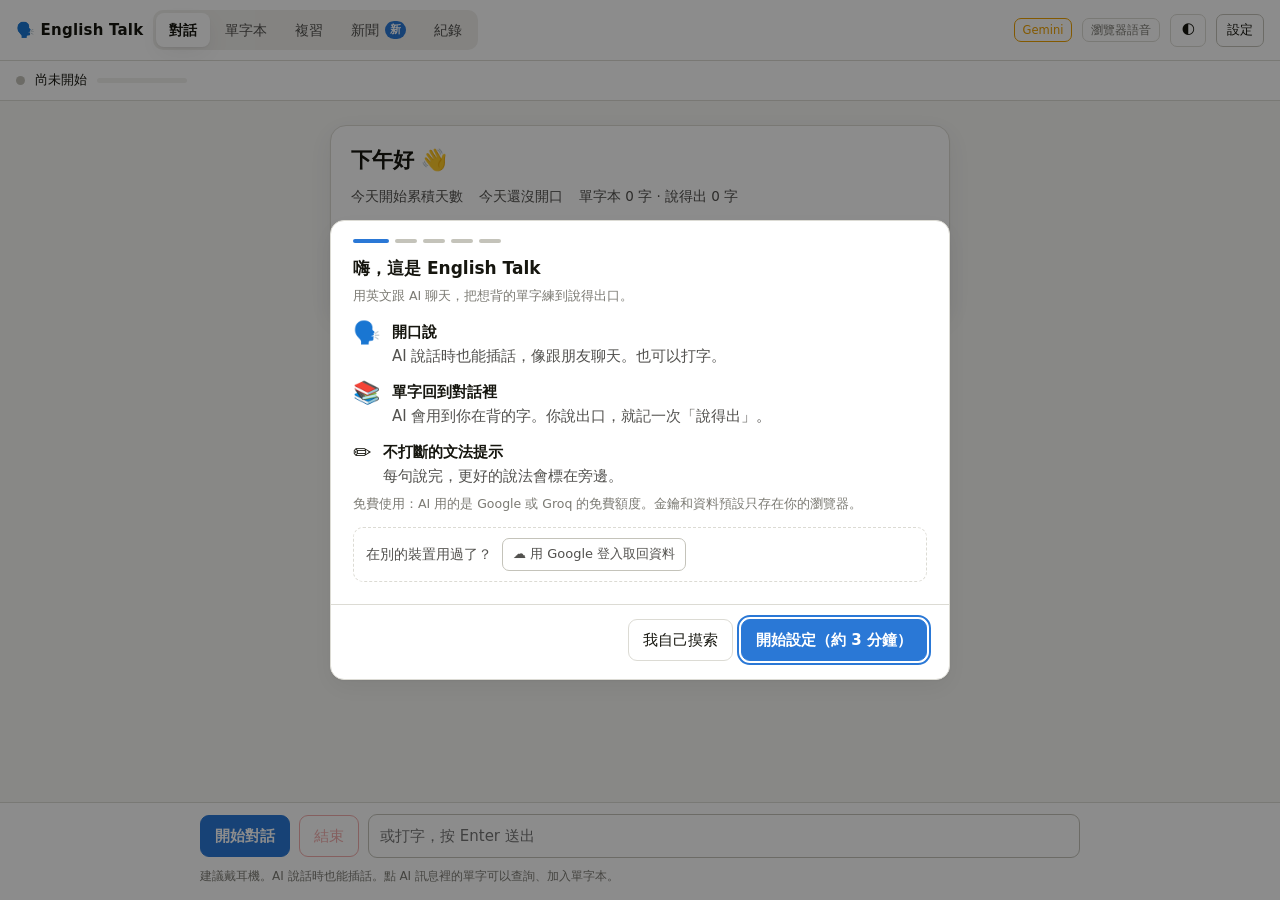
<file: docs/index.html>
<!DOCTYPE html>
<html lang="zh-Hant">
<head>
<meta charset="utf-8">
<meta name="viewport" content="width=device-width, initial-scale=1, viewport-fit=cover">
<meta name="description" content="開口跟 AI 練英文會話，AI 說話時也能插話。內建單字本和間隔複習。">
<meta name="theme-color" content="#2a78d6">
<title>English Talk — 雙工英文對話練習</title>
<link rel="icon" type="image/png" href="icons/favicon-64.png">
<link rel="apple-touch-icon" href="icons/apple-touch-icon.png">
<link rel="manifest" href="manifest.webmanifest">
<meta name="apple-mobile-web-app-capable" content="yes">
<meta name="apple-mobile-web-app-status-bar-style" content="default">
<meta name="apple-mobile-web-app-title" content="English Talk">
<link rel="stylesheet" href="styles.css">
</head>
<body>

<header>
  <span class="brand">🗣️ English Talk</span>
  <nav class="tabs" role="tablist">
    <button role="tab" data-tab="chat" aria-selected="true">對話</button>
    <button role="tab" data-tab="vocab" aria-selected="false">單字本 <span class="pill zero" id="pillVocab">0</span></button>
    <button role="tab" data-tab="review" aria-selected="false">複習 <span class="pill zero" id="pillDue">0</span></button>
    <button role="tab" data-tab="news" aria-selected="false">新聞 <span class="pill" id="pillNews" hidden>新</span></button>
    <button role="tab" data-tab="stats" aria-selected="false">紀錄</button>
  </nav>
  <div class="spacer"></div>
  <span class="badge" id="badgeEngine">—</span>
  <span class="badge" id="badgeTTS">—</span>
  <button class="badge sync-badge" id="badgeSync" type="button" hidden title="雲端同步">☁︎</button>
  <button class="btn sm" id="btnInstall" hidden title="安裝成 App">📲 安裝</button>
  <button class="btn sm ghost" id="btnTheme" title="切換深淺色">🌓</button>
  <button class="btn sm" id="btnSettings">設定</button>
</header>

<main>

  <!-- ============================ 對話 ============================ -->
  <section class="page active" id="page-chat">
    <div id="statusbar">
      <div id="dot"></div>
      <span id="statusText">尚未開始</span>
      <div id="meter"><div id="meterFill"></div></div>
      <div class="spacer"></div>
      <span class="muted" id="turnInfo"></span>
    </div>

    <div id="chat"><div id="chatInner"></div></div>

    <footer>
      <div class="footer-inner">
        <button class="btn primary" id="btnStart">開始對話</button>
        <button class="btn danger" id="btnStop" disabled>結束</button>
        <input type="text" id="textInput" placeholder="或打字，按 Enter 送出" autocomplete="off">
        <div id="hint">建議戴耳機。AI 說話時也能插話。點 AI 訊息裡的單字可以查詢、加入單字本。</div>
      </div>
    </footer>
  </section>

  <!-- ============================ 每日新聞 ============================ -->
  <section class="page" id="page-news">
    <div class="scroll"><div class="wrap">
      <div id="newsRoot"></div>
    </div></div>
  </section>

  <!-- ============================ 單字本 ============================ -->
  <section class="page" id="page-vocab">
    <div class="scroll"><div class="wrap">
      <h2 class="title">單字本</h2>
      <p class="lede">在對話裡點英文字就會加進來。到期的字會出現在複習，AI 也會在對話中用到。</p>
      <p class="note sk-legend">👀 認得・💭 想得起・✍️ 拼得出 三項都答對過，且複習間隔達 21 天，就是 <b>OK</b>。之後答錯會退回，以紅框標示。🗣️ 說得出另外加分。</p>

      <!-- 動作：常用的兩個直接放，其他收進「更多」 -->
      <div class="vocab-actions">
        <button class="btn primary" id="btnAddOne">＋ 新增單字</button>
        <button class="btn" id="btnPacks">📦 單字包</button>
        <button class="btn ghost vmore-btn" id="btnVocabMore" aria-haspopup="menu" title="更多">⋯<span class="dot" id="vocabMoreDot" hidden></span></button>
      </div>

      <div id="vocabCounts" class="tiles compact"></div>

      <!-- 篩選：搜尋一列，標籤與排序並排 -->
      <div class="vocab-filter">
        <input type="search" id="vocabSearch" placeholder="搜尋單字或中文意思…">
        <select id="vocabTag" aria-label="標籤"><option value="">所有標籤</option></select>
        <select id="vocabSort" aria-label="排序">
          <option value="due">依到期日</option>
          <option value="new">最新加入</option>
          <option value="az">字母順序</option>
          <option value="spoken">最常說出</option>
          <option value="unspoken">還沒說出口</option>
        </select>
      </div>

      <div id="vocabList" class="vlist"></div>
    </div></div>
  </section>

  <!-- ============================ 複習 ============================ -->
  <section class="page" id="page-review">
    <div class="scroll"><div class="wrap">
      <h2 class="title">複習</h2>
      <p class="lede">記得越牢，下次越晚出現。答錯的字今天會再考一次。</p>

      <div class="review-controls">
        <label class="field" style="margin-top:0">複習方式</label>
        <div class="mode-grid" id="reviewMode" role="radiogroup" aria-label="複習方式"></div>
        <p class="note" id="reviewModeNote" style="margin:8px 0 0"></p>
        <div class="row" style="margin-top:4px">
          <div class="grow">
            <label class="field" for="reviewTag">複習範圍</label>
            <select id="reviewTag"><option value="">全部單字</option></select>
          </div>
          <button class="btn primary" id="btnStartReview">開始複習</button>
        </div>
      </div>
      <div style="height:18px"></div>

      <div id="reviewStage" class="review-stage"></div>
    </div></div>
  </section>

  <!-- ============================ 紀錄 ============================ -->
  <section class="page" id="page-stats">
    <div class="scroll"><div class="wrap">
      <h2 class="title">練習紀錄</h2>
      <p class="lede" id="statsLede">資料都存在這台裝置的瀏覽器裡，不會上傳。</p>

      <!-- 紀錄頁分成四個小分頁；每張卡片用 data-sec 標出屬於哪一頁 -->
      <div class="subtabs" role="tablist" id="statsTabs">
        <button type="button" role="tab" data-sec="overview">總覽</button>
        <button type="button" role="tab" data-sec="vocab">單字</button>
        <button type="button" role="tab" data-sec="speak">口說</button>
        <button type="button" role="tab" data-sec="data">資料</button>
      </div>

      <div id="statTiles" class="tiles" data-sec="overview"></div>

      <div id="insights"></div>

      <div class="card" data-sec="overview" id="newsStatsCard" hidden>
        <h3>📰 每日新聞</h3>
        <div id="newsStatsBody"></div>
      </div>

      <div class="card" data-sec="overview">
        <h3>練習熱力圖</h3>
        <div id="heatmap"></div>
      </div>

      <div class="card" data-sec="speak">
        <h3>對話紀錄</h3>
        <div id="sessionList"></div>
      </div>

      <!-- 雲端同步：網站有設定 Firebase 才會出現 -->
      <div class="card" id="syncCard" data-sec="data" hidden>
        <h3>☁️ 雲端同步</h3>
        <div id="syncBox"></div>
      </div>

      <div class="card" data-sec="data">
        <h3>備份</h3>
        <p class="note" style="margin-top:0">備份檔包含單字本、對話紀錄和統計，<strong>不含 API 金鑰</strong>。換電腦時匯入就能接著用。</p>
        <div id="storageInfo" class="storage-info"></div>
        <div class="row" style="margin-top:12px">
          <button class="btn" id="btnExportAll">匯出備份</button>
          <button class="btn" id="btnImportAll">匯入備份</button>
          <div class="spacer"></div>
          <button class="btn danger" id="btnWipe">清除所有資料</button>
        </div>
        <input type="file" id="importFile" accept="application/json,.json" hidden>
      </div>

      <div class="card" data-sec="data">
        <h3>AI 用量</h3>
        <div id="aiUsage"></div>
      </div>

      <div class="card" data-sec="data">
        <h3>每日明細</h3>
        <p class="dv-sub">最近 14 天有練習的日子。</p>
        <div class="table-scroll" id="dailyTable"></div>
      </div>
    </div></div>
  </section>

</main>

<!-- ============================ 單字彈窗 ============================ -->
<div id="wordPop" hidden></div>

<!-- ============================ 設定 ============================ -->
<dialog class="modal" id="dlgSettings">
  <div class="m-head">
    <h2>設定</h2>
    <p class="note" style="margin-bottom:0">
      金鑰只存在你的瀏覽器。本站沒有伺服器，不會收到金鑰。開啟雲端同步的「API 金鑰同步」後，金鑰會先用你的同步密碼加密再上傳，網站管理者也無法解開。
    </p>
  </div>
  <div class="m-body">

    <label class="field" for="cfgProvider">對話模型供應商</label>
    <select id="cfgProvider">
      <option value="gemini">Google Gemini（推薦，免費額度大、連線穩）</option>
      <option value="groq">Groq（回應最快，少數瀏覽器會擋）</option>
    </select>
    <div class="row" style="margin-top:8px;align-items:center">
      <button class="btn sm" id="btnTestKey" type="button">🔌 測試連線</button>
      <span class="note" id="testKeyNote" style="margin:0"></span>
    </div>

    <label class="field" style="display:flex;align-items:center;gap:9px;cursor:pointer;margin-top:12px">
      <input type="checkbox" id="cfgFallback" style="width:auto">
      主要 AI 出錯時改用備援，對話不中斷
    </label>
    <div class="note" id="fallbackChain" style="margin-left:26px"></div>

    <div id="grpGemini">
      <label class="field" for="cfgGeminiKey">Gemini API 金鑰 <span class="badge" id="stGemini">未設定</span></label>
      <input type="password" id="cfgGeminiKey" placeholder="AIza…（留空則不變更）" autocomplete="off">
      <div class="note">免費申請：<a href="https://aistudio.google.com/apikey" target="_blank" rel="noopener">aistudio.google.com/apikey</a></div>
      <label class="field" for="cfgGeminiModel">對話用的模型</label>
      <select id="cfgGeminiModel"></select>
      <input type="text" id="cfgGeminiModelCustom" placeholder="輸入模型 ID，例如 gemini-3.5-flash" hidden>
      <div id="descGeminiModel"></div>

      <label class="field" for="cfgGeminiTool">查字、新增單字、文法檢查用的模型</label>
      <select id="cfgGeminiTool"></select>
      <input type="text" id="cfgGeminiToolCustom" placeholder="輸入模型 ID" hidden>
      <div id="descGeminiTool"></div>

      <div class="row" style="margin-top:10px">
        <button class="btn sm" id="btnFetchGemini" type="button">載入我帳號可用的模型</button>
        <span class="note" id="noteGemini" style="margin:0"></span>
      </div>
    </div>

    <div id="grpGroq">
      <label class="field" for="cfgGroqKey">Groq API 金鑰 <span class="badge" id="stGroq">未設定</span></label>
      <input type="password" id="cfgGroqKey" placeholder="gsk_…（留空則不變更）" autocomplete="off">
      <div class="note">免費申請：<a href="https://console.groq.com/keys" target="_blank" rel="noopener">console.groq.com/keys</a></div>
      <label class="field" for="cfgGroqModel">對話用的模型</label>
      <select id="cfgGroqModel"></select>
      <input type="text" id="cfgGroqModelCustom" placeholder="輸入模型 ID，例如 llama-3.1-8b-instant" hidden>
      <div id="descGroqModel"></div>

      <label class="field" for="cfgGroqTool">查字、新增單字、文法檢查用的模型</label>
      <select id="cfgGroqTool"></select>
      <input type="text" id="cfgGroqToolCustom" placeholder="輸入模型 ID" hidden>
      <div id="descGroqTool"></div>
      <div class="note">兩種用途額度分開算，查字和文法檢查不會用掉對話的額度。選的模型無法使用時，改用對話模型。</div>

      <div class="row" style="margin-top:10px">
        <button class="btn sm" id="btnFetchGroq" type="button">載入我帳號可用的模型</button>
        <span class="note" id="noteGroq" style="margin:0"></span>
      </div>
    </div>

    <hr style="border:0;border-top:1px solid var(--line);margin:22px 0 4px">

    <label class="field" for="cfgTTSEngine">AI 語音引擎</label>
    <select id="cfgTTSEngine">
      <option value="browser">瀏覽器內建（免費、無延遲，用 Edge 開語音較自然）</option>
      <option value="edge">微軟 Edge 朗讀服務（音質最好，連不上時改用瀏覽器語音）</option>
    </select>

    <div id="grpBrowserVoice">
      <label class="field" for="cfgBrowserVoice">瀏覽器語音</label>
      <select id="cfgBrowserVoice"></select>
      <div class="note">名稱有 Natural 或 Online 的語音最像真人。用 Microsoft Edge 開啟本站，這類語音最多。</div>
    </div>

    <div id="grpEdgeVoice" hidden>
      <label class="field" for="cfgEdgeVoice">微軟語音</label>
      <select id="cfgEdgeVoice"></select>
    </div>

    <div class="row">
      <div class="grow">
        <label class="field" for="cfgRate">語速</label>
        <select id="cfgRate">
          <option value="0.75">很慢</option>
          <option value="0.9">慢</option>
          <option value="1">正常</option>
          <option value="1.1">快</option>
          <option value="1.25">很快</option>
        </select>
      </div>
      <div class="grow">
        <label class="field" for="cfgLevel">你的英文程度</label>
        <select id="cfgLevel">
          <option value="A2">A2 初級</option>
          <option value="B1">B1 中級</option>
          <option value="B2">B2 中高級</option>
          <option value="C1">C1 高級</option>
        </select>
      </div>
    </div>

    <label class="field" for="cfgGoal">練習目標</label>
    <select id="cfgGoal"></select>
    <div class="note">沒改過 AI 角色的話，換目標時角色會跟著換。</div>

    <label class="field" for="cfgPersona">AI 角色設定（英文描述）</label>
    <input type="text" id="cfgPersona">

    <div class="row">
      <div class="grow">
        <label class="field" for="cfgBarge">搶話靈敏度</label>
        <select id="cfgBarge">
          <option value="0">關閉（AI 說完才聽）</option>
          <option value="2">高靈敏</option>
          <option value="3">中（推薦）</option>
          <option value="4.5">低靈敏（吵雜環境）</option>
        </select>
      </div>
      <div class="grow">
        <label class="field" for="cfgSilence">停頓多久算你說完</label>
        <select id="cfgSilence">
          <option value="700">0.7 秒（反應快）</option>
          <option value="1000">1.0 秒（推薦）</option>
          <option value="1500">1.5 秒（慢慢講）</option>
        </select>
      </div>
    </div>

    <label class="field" for="cfgVocabFreq">AI 在對話中用我單字的頻率</label>
    <select id="cfgVocabFreq">
      <option value="0">關閉</option>
      <option value="0.25">很少：每四輪約一次</option>
      <option value="0.5">適中：每三輪約一次（推薦）</option>
      <option value="0.75">常常：每四輪約三次，並引導你用出來</option>
      <option value="1">每輪都用：考前衝刺，會很刻意</option>
    </select>
    <div class="note">
      太刻意就調低。每場對話的前兩輪不放單字，「很少」和「適中」不會連續兩輪都放。
    </div>

    <label class="field" style="display:flex;align-items:center;gap:9px;cursor:pointer;margin-top:8px">
      <input type="checkbox" id="cfgPromoteHeard" style="width:auto">
      AI 用過、我沒跟著用的字，提前到明天複習
    </label>
    <div class="note" style="margin-left:26px">不耗 API 額度。</div>

    <label class="field" style="display:flex;align-items:center;gap:9px;cursor:pointer;margin-top:8px">
      <input type="checkbox" id="cfgAutoFill" style="width:auto">
      每天自動補齊例句與詞性變化
    </label>
    <div class="note" style="margin-left:26px">打開網站時在背景補，每天最多 36 個字（3 次 AI 請求）。</div>

    <label class="field" style="display:flex;align-items:center;gap:9px;cursor:pointer;margin-top:8px">
      <input type="checkbox" id="cfgAnalyzeGaps" style="width:auto">
      對話結束後，找出我想講卻講不出來的字
    </label>
    <div class="note" style="margin-left:26px">每場對話多用一次 API。</div>

    <label class="field" for="cfgGrammar">文法修正</label>
    <select id="cfgGrammar">
      <option value="live">即時：每句說完就標在句子下方（推薦）</option>
      <option value="end">對話結束後：一次檢查全部，最省額度</option>
      <option value="off">關閉</option>
    </select>
    <div class="note">AI 不會在對話中糾正你，修正會標在你那句話下方。
      即時模式約每 1–3 句多用一次 API。Gemini 用額度另計的 flash-lite，不占對話額度。</div>

    <label class="field" for="cfgScheduler">複習排程演算法</label>
    <select id="cfgScheduler">
      <option value="fsrs">FSRS：Anki 現用的演算法，複習次數較少（推薦）</option>
      <option value="sm2">SM-2：傳統演算法</option>
    </select>
    <label class="field" for="cfgRetention">目標記憶率（FSRS）</label>
    <select id="cfgRetention">
      <option value="0.85">85%：複習量最少，偶爾會忘</option>
      <option value="0.9">90%：標準（推薦）</option>
      <option value="0.95">95%：考前衝刺，複習量約多一倍</option>
    </select>
    <div class="note">切換後會重排所有字的複習日。兩種演算法的紀錄都會保留，可以再換回來。</div>

    <div class="note" id="cacheInfo" style="margin-top:14px"></div>

    <div style="height:8px"></div>
  </div>
  <div class="m-foot">
    <span class="note" style="margin:0 auto 0 0">
      <span id="appVersion"></span> ·
      <a href="#" id="lnkWhatsNew">看新功能</a> ·
      <a href="#" id="lnkOnboard">新手引導</a>
    </span>
    <button class="btn ghost" id="btnCloseSettings">取消</button>
    <button class="btn primary" id="btnSaveSettings">儲存</button>
  </div>
</dialog>

<!-- ============================ 手動新增／編輯單字 ============================ -->
<dialog class="modal" id="dlgAdd">
  <div class="m-head">
    <h2>新增單字</h2>
    <p class="note" style="margin-bottom:0">輸入英文或中文，再從結果中挑選。</p>
  </div>
  <div class="m-body">
    <div class="row add-search">
      <input type="search" id="addQuery" class="grow" placeholder="例如：消耗、negotiate、look forward to" autocomplete="off" enterkeyhint="search">
      <button class="btn primary" id="btnAddSearch" type="button">查詢</button>
    </div>
    <div class="add-tagrow">
      <label for="addTag">加到標籤</label>
      <input type="text" id="addTag" list="tagOptions" placeholder="選填，例如：第三課" autocomplete="off">
      <datalist id="tagOptions"></datalist>
    </div>
    <div id="addResults" class="add-results" aria-live="polite"></div>
    <button class="btn sm ghost" id="btnAddManual" type="button">要和課本一字不差？改用手動填寫</button>
  </div>
  <div class="m-foot">
    <button class="btn" id="btnAddDone">完成</button>
  </div>
</dialog>

<dialog class="modal" id="dlgWord">
  <div class="m-head">
    <h2 id="wordDlgTitle">新增單字</h2>
    <p class="note" style="margin-bottom:0">
      英文或中文填一個即可。「用 AI 補齊」會列出候選，只補空白欄位，不改你填的內容。
    </p>
  </div>
  <div class="m-body">
    <div class="row wf-main">
      <div class="grow">
        <label class="field" for="wfWord">英文</label>
        <input type="text" id="wfWord" placeholder="例：negotiate" autocomplete="off">
      </div>
      <div class="grow">
        <label class="field" for="wfZh">中文意思</label>
        <input type="text" id="wfZh" placeholder="例：談判、協商" autocomplete="off">
      </div>
    </div>
    <button class="btn sm" id="btnAutoFill" type="button" style="margin-top:10px">✨ 用 AI 補齊</button>
    <div id="wfPick" class="add-results"></div>

    <div class="row">
      <div class="grow">
        <label class="field" for="wfPhonetic">音標</label>
        <input type="text" id="wfPhonetic" placeholder="例：/nɪˈɡoʊʃieɪt/">
      </div>
      <div class="grow">
        <label class="field" for="wfPos">詞性</label>
        <input type="text" id="wfPos" placeholder="例：verb">
      </div>
    </div>

    <label class="field" for="wfTags">標籤（以空白分隔）</label>
    <input type="text" id="wfTags" list="tagOptions" placeholder="例：第三課 期中考">

    <details id="wfMore" class="wf-more">
      <summary>更多欄位：例句、近義詞、反義詞、詞性變化</summary>
      <label class="field" for="wfExample">例句</label>
      <input type="text" id="wfExample" placeholder="例：We need to negotiate a better price.">

      <label class="field" for="wfExampleZh">例句中文</label>
      <input type="text" id="wfExampleZh" placeholder="例：我們需要談出一個更好的價格。">

      <label class="field" for="wfSyn">近義詞</label>
      <input type="text" id="wfSyn" placeholder="例：settle(和解), bargain(討價還價)">

      <label class="field" for="wfAnt">反義詞</label>
      <input type="text" id="wfAnt" placeholder="例：refuse(拒絕)">

      <label class="field" for="wfFam">詞性變化（同字根的其他詞性）</label>
      <input type="text" id="wfFam" placeholder="例：decision n. 決定, decisive adj. 果斷的">
      <div class="note">用逗號分隔，中文可寫在括號內。</div>
    </details>

    <div class="note" id="wordDlgNote"></div>
  </div>
  <div class="m-foot">
    <button class="btn ghost" id="btnCloseWord">取消</button>
    <button class="btn primary" id="btnSaveWord">儲存</button>
  </div>
</dialog>

<!-- ============================ 批次貼上單字 ============================ -->
<dialog class="modal" id="dlgBulk">
  <div class="m-head">
    <h2>批次貼上單字</h2>
    <p class="note" style="margin-bottom:0">
      貼上課本的單字表，每行一個字。支援 <code>單字</code>、<code>單字 中文</code>、
      <code>單字,中文</code>、<code>單字&lt;tab&gt;中文</code>。
    </p>
  </div>
  <div class="m-body">
    <label class="field" for="bulkTag">標籤（選填，可依標籤複習）</label>
    <input type="text" id="bulkTag" placeholder="例如：第三課、期中考、商用英文">

    <label class="field" for="bulkText">單字</label>
    <textarea id="bulkText" placeholder="negotiate  談判&#10;sustainable  永續的&#10;reluctant  不情願的"></textarea>

    <label class="field" style="display:flex;align-items:center;gap:9px;cursor:pointer">
      <input type="checkbox" id="bulkUseAI" style="width:auto" checked>
      用 AI 補齊音標、詞性與例句
    </label>
    <div class="note">
      不勾選就照原樣存，不用 API 額度，適合要和課本定義一致時。<br>
      勾選時會保留你填的中文，AI 只補空白欄位，一次最多 20 個字。
    </div>
    <div class="note" id="bulkNote"></div>
  </div>
  <div class="m-foot">
    <button class="btn ghost" id="btnCloseBulk">取消</button>
    <button class="btn primary" id="btnDoBulk">加入單字本</button>
  </div>
</dialog>

<div id="toast"></div>

<script type="module" src="js/app.js"></script>
</body>
</html>
</file>
<file: docs/styles.css>
/* =========================================================================
   English Talk — 樣式
   淺色為基準，深色在 prefers-color-scheme 與 [data-theme] 兩個範圍各定義一次，
   讓手動切換在兩個方向都能蓋過系統設定。
   ========================================================================= */

:root {
  color-scheme: light;
  --bg:            #f7f7f4;
  --surface:       #ffffff;
  --surface-2:     #f0efec;
  --line:          #dcdbd4;
  --line-strong:   #c4c3ba;
  --text:          #16160f;
  --text-2:        #52514e;
  --muted:         #7c7b74;
  --accent:        #2a78d6;
  --accent-ink:    #ffffff;
  --good:          #1baf7a;
  --warn:          #eda100;
  --danger:        #e34948;
  --user-bg:       #e8f0fb;
  --user-line:     #c6dcf6;
  --ai-bg:         #ffffff;
  --ai-line:       #e2e1da;
  --shadow:        0 1px 2px rgba(0,0,0,.05), 0 8px 24px rgba(0,0,0,.06);
  --radius:        12px;
  --hm-cell:       13px;
  --hm-0: #e9e9e5; --hm-1: #b7d3f6; --hm-2: #86b6ef; --hm-3: #3987e5; --hm-4: #1c5cab;
}

@media (prefers-color-scheme: dark) {
  :root:where(:not([data-theme="light"])) {
    color-scheme: dark;
    --bg:          #131317;
    --surface:     #1a1a1f;
    --surface-2:   #212127;
    --line:        #2e2e36;
    --line-strong: #43434e;
    --text:        #f2f2ef;
    --text-2:      #c3c2b7;
    --muted:       #8b8a82;
    --accent:      #3987e5;
    --accent-ink:  #08131f;
    --good:        #199e70;
    --warn:        #c98500;
    --danger:      #e66767;
    --user-bg:     #1d2a3a;
    --user-line:   #2b415c;
    --ai-bg:       #1e1e24;
    --ai-line:     #32323b;
    --shadow:      0 1px 2px rgba(0,0,0,.3), 0 8px 24px rgba(0,0,0,.35);
    --hm-0: #26262b; --hm-1: #104281; --hm-2: #184f95; --hm-3: #256abf; --hm-4: #3987e5;
  }
}

:root[data-theme="dark"] {
  color-scheme: dark;
  --bg:          #131317;
  --surface:     #1a1a1f;
  --surface-2:   #212127;
  --line:        #2e2e36;
  --line-strong: #43434e;
  --text:        #f2f2ef;
  --text-2:      #c3c2b7;
  --muted:       #8b8a82;
  --accent:      #3987e5;
  --accent-ink:  #08131f;
  --good:        #199e70;
  --warn:        #c98500;
  --danger:      #e66767;
  --user-bg:     #1d2a3a;
  --user-line:   #2b415c;
  --ai-bg:       #1e1e24;
  --ai-line:     #32323b;
  --shadow:      0 1px 2px rgba(0,0,0,.3), 0 8px 24px rgba(0,0,0,.35);
  --hm-0: #26262b; --hm-1: #104281; --hm-2: #184f95; --hm-3: #256abf; --hm-4: #3987e5;
}

* { box-sizing: border-box; }
html, body { height: 100%; }
body {
  margin: 0;
  background: var(--bg);
  color: var(--text);
  font: 15px/1.6 "Noto Sans TC", -apple-system, "Segoe UI", system-ui, sans-serif;
  display: flex;
  flex-direction: column;
  overflow: hidden;
}
button, input, select, textarea { font: inherit; color: inherit; }

/* ---------- 頂部 ---------- */
header {
  display: flex; align-items: center; gap: 10px;
  padding: 10px 16px; background: var(--surface);
  border-bottom: 1px solid var(--line); flex: none;
}
.brand { font-weight: 700; font-size: 15px; letter-spacing: .2px; white-space: nowrap; }
.spacer { flex: 1; }

nav.tabs { display: flex; gap: 2px; background: var(--surface-2);
           padding: 3px; border-radius: 10px; }
nav.tabs button {
  border: 0; background: transparent; color: var(--text-2);
  padding: 6px 13px; border-radius: 8px; cursor: pointer; font-size: 14px;
  display: flex; align-items: center; gap: 6px;
}
nav.tabs button:hover { color: var(--text); }
nav.tabs button[aria-selected="true"] {
  background: var(--surface); color: var(--text); font-weight: 600; box-shadow: var(--shadow);
}
.pill {
  font-size: 11px; min-width: 18px; height: 18px; padding: 0 5px;
  border-radius: 9px; background: var(--accent); color: var(--accent-ink);
  display: inline-flex; align-items: center; justify-content: center; font-weight: 700;
}
.pill.zero { display: none; }

/* ---------- 通用元件 ---------- */
button.btn {
  border: 1px solid var(--line-strong); background: var(--surface);
  border-radius: 9px; padding: 8px 14px; cursor: pointer; transition: .15s;
}
button.btn:hover { border-color: var(--accent); }
button.btn:disabled { opacity: .45; cursor: not-allowed; }
button.btn.primary { background: var(--accent); border-color: var(--accent); color: var(--accent-ink); font-weight: 600; }
button.btn.ghost { background: transparent; border-color: var(--line); }
button.btn.danger { background: transparent; border-color: var(--danger); color: var(--danger); }
button.btn.sm { padding: 5px 10px; font-size: 13px; border-radius: 7px; }

input[type=text], input[type=password], input[type=search], select, textarea {
  width: 100%; padding: 9px 11px; border-radius: 9px;
  border: 1px solid var(--line-strong); background: var(--surface); color: var(--text);
}
textarea { resize: vertical; min-height: 90px; line-height: 1.6; }
label.field { display: block; font-size: 13px; color: var(--text-2); margin: 14px 0 5px; font-weight: 500; }
.note { font-size: 12.5px; color: var(--muted); margin-top: 5px; line-height: 1.6; }
.note a { color: var(--accent); }
.row { display: flex; gap: 10px; align-items: flex-end; flex-wrap: wrap; }
.row > .grow { flex: 1; min-width: 150px; }
.muted { color: var(--muted); }

.badge {
  font-size: 11.5px; padding: 2px 8px; border-radius: 7px;
  border: 1px solid var(--line); color: var(--muted); white-space: nowrap;
}
.badge.on { color: var(--good); border-color: var(--good); }
.badge.warn { color: var(--warn); border-color: var(--warn); }

/* ---------- 分頁容器 ---------- */
main { flex: 1; overflow: hidden; display: flex; }
section.page { flex: 1; display: none; flex-direction: column; overflow: hidden; }
section.page.active { display: flex; }
.scroll { flex: 1; overflow-y: auto; padding: 20px 16px 28px; }
.wrap { max-width: 880px; margin: 0 auto; }
h2.title { font-size: 18px; margin: 0 0 4px; }
p.lede { color: var(--text-2); margin: 0 0 20px; font-size: 14px; }

.card {
  background: var(--surface); border: 1px solid var(--line);
  border-radius: var(--radius); padding: 18px; margin-bottom: 16px;
}
.card h3 { margin: 0 0 12px; font-size: 15px; }

/* ---------- 對話頁 ---------- */
#statusbar {
  display: flex; align-items: center; gap: 10px; flex: none;
  padding: 9px 16px; background: var(--surface); border-bottom: 1px solid var(--line);
  font-size: 13px;
}
#dot { width: 9px; height: 9px; border-radius: 50%; background: var(--line-strong); flex: none; }
#dot.listening { background: var(--good); animation: pulse 1.5s infinite; }
#dot.thinking { background: var(--warn); }
#dot.speaking { background: var(--accent); }
@keyframes pulse {
  0% { box-shadow: 0 0 0 0 rgba(27,175,122,.5); }
  70% { box-shadow: 0 0 0 9px rgba(27,175,122,0); }
  100% { box-shadow: 0 0 0 0 rgba(27,175,122,0); }
}
#meter { width: 90px; height: 5px; background: var(--surface-2); border-radius: 3px; overflow: hidden; flex: none; }
#meterFill { height: 100%; width: 0; background: var(--good); transition: width .08s linear; }

#chat { flex: 1; overflow-y: auto; padding: 20px 16px 10px; }
#chatInner { max-width: 880px; margin: 0 auto; display: flex; flex-direction: column; gap: 12px; }
.msg {
  max-width: 88%; padding: 10px 14px; border-radius: var(--radius);
  line-height: 1.65; word-break: break-word;
}
.msg.user { align-self: flex-end; background: var(--user-bg); border: 1px solid var(--user-line); }
.msg.ai { align-self: flex-start; background: var(--ai-bg); border: 1px solid var(--ai-line); box-shadow: var(--shadow); }
.msg.sys {
  align-self: center; background: transparent; color: var(--muted);
  font-size: 13px; border: 1px dashed var(--line); max-width: 96%;
}
.msg .who { display: block; font-size: 11px; color: var(--muted); margin-bottom: 3px; letter-spacing: .4px; }
.msg.interim { opacity: .55; font-style: italic; }
.msg.ai .w {
  cursor: pointer; border-radius: 3px; padding: 0 1px;
  border-bottom: 1px dotted transparent; transition: .12s;
}
.msg.ai .w:hover { background: var(--surface-2); border-bottom-color: var(--accent); }
.msg.ai .w.saved { border-bottom: 2px solid var(--good); }

footer {
  flex: none; padding: 11px 16px 14px; background: var(--surface);
  border-top: 1px solid var(--line);
}
.footer-inner { max-width: 880px; margin: 0 auto; display: flex; gap: 9px; align-items: center; flex-wrap: wrap; }
#textInput { flex: 1; min-width: 200px; }
#hint { font-size: 12px; color: var(--muted); width: 100%; }

/* ---------- 單字彈窗 ---------- */
#wordPop {
  position: fixed; z-index: 60; width: min(330px, calc(100vw - 24px));
  background: var(--surface); border: 1px solid var(--line-strong);
  border-radius: var(--radius); box-shadow: var(--shadow); padding: 15px;
}
#wordPop[hidden] { display: none !important; }
#wordPop .wp-head { display: flex; align-items: baseline; gap: 8px; flex-wrap: wrap; }
#wordPop .wp-word { font-size: 19px; font-weight: 700; }
#wordPop .wp-ipa { color: var(--muted); font-size: 13px; }
#wordPop .wp-pos { font-size: 11.5px; padding: 1px 7px; border-radius: 6px; background: var(--surface-2); color: var(--text-2); }
#wordPop .wp-zh { margin: 8px 0 0; font-size: 15px; }
#wordPop .wp-ex { margin: 10px 0 0; padding-left: 10px; border-left: 2px solid var(--line-strong); font-size: 13.5px; color: var(--text-2); }
#wordPop .wp-actions { display: flex; gap: 8px; margin-top: 14px; }

/* ---------- 單字本 ---------- */
.vocab-actions { display: flex; gap: 8px; align-items: center; margin-bottom: 14px; }
.vocab-actions .btn { flex: none; }
.vmore-btn { position: relative; font-size: 18px; line-height: 1; padding-left: 14px; padding-right: 14px; }
.vmore-btn .dot { position: absolute; top: 5px; right: 6px; width: 7px; height: 7px; border-radius: 50%; background: var(--accent); }
.vocab-filter { display: grid; grid-template-columns: 1fr auto auto; gap: 8px; margin-bottom: 14px; }
.vocab-filter select { width: auto; min-width: 0; }
@media (max-width: 560px) {
  .vocab-filter { grid-template-columns: 1fr 1fr; }
  .vocab-filter input[type=search] { grid-column: 1 / -1; }
  .vocab-filter select { width: 100%; }
}
/* 單字本上方的數字：一列四格的精簡版 */
.tiles.compact { grid-template-columns: repeat(4, 1fr); gap: 8px; margin-bottom: 14px; }
.tiles.compact .tile { padding: 9px 10px; text-align: center; }
.tiles.compact .t-label { font-size: 11.5px; }
.tiles.compact .t-value { font-size: 20px; margin-top: 1px; }
/* 彈出選單（更多動作） */
.pop-menu { position: fixed; z-index: 60; min-width: 180px; padding: 5px; background: var(--surface);
  border: 1px solid var(--line); border-radius: 10px; box-shadow: var(--shadow); display: flex; flex-direction: column; }
.pop-menu button { all: unset; box-sizing: border-box; padding: 9px 12px; border-radius: 7px; cursor: pointer;
  font-size: 14px; color: var(--text); display: flex; gap: 8px; align-items: center; }
.pop-menu button:hover, .pop-menu button:focus-visible { background: var(--surface-2); }
.pop-menu button.danger { color: var(--danger); }
.pop-menu button[disabled] { opacity: .45; cursor: default; }
.pop-menu small { color: var(--muted); margin-left: auto; padding-left: 10px; }
.vlist { display: flex; flex-direction: column; gap: 8px; }
.vitem {
  background: var(--surface); border: 1px solid var(--line); border-radius: 10px;
  padding: 12px 14px; display: flex; gap: 12px; align-items: flex-start;
}
.vitem .vmain { flex: 1; min-width: 0; }
.vitem .vword { font-weight: 650; font-size: 15.5px; }
.vitem .vipa { color: var(--muted); font-size: 12.5px; margin-left: 6px; }
.vitem .vzh { color: var(--text-2); }
.vitem .vex { font-size: 13px; color: var(--muted); margin-top: 4px; font-style: italic; }
.vitem .vmeta { display: flex; gap: 6px; flex-wrap: wrap; margin-top: 7px; }
.tag {
  font-size: 11.5px; padding: 1px 8px; border-radius: 6px;
  background: var(--surface-2); color: var(--text-2); border: 1px solid var(--line);
}
.tag.due { color: var(--accent); border-color: var(--accent); }
.vitem .vacts { display: flex; gap: 6px; flex: none; }

/* ---------- 複習 ---------- */
.review-stage { max-width: 560px; margin: 0 auto; text-align: center; }
.flashcard {
  background: var(--surface); border: 1px solid var(--line); border-radius: 16px;
  padding: 42px 24px; box-shadow: var(--shadow); min-height: 240px;
  display: flex; flex-direction: column; justify-content: center; gap: 10px;
}
.flashcard .fc-word { font-size: 34px; font-weight: 700; letter-spacing: -.4px; }
.flashcard .fc-ipa { color: var(--muted); font-size: 15px; }
.flashcard .fc-zh { font-size: 22px; margin-top: 6px; }
.flashcard .fc-ex { color: var(--text-2); font-size: 14.5px; font-style: italic; margin-top: 10px; }
.flashcard .fc-exzh { color: var(--muted); font-size: 13px; }
.grade-row { display: grid; grid-template-columns: repeat(4, 1fr); gap: 8px; margin-top: 16px; }
.grade-row button { padding: 12px 4px; border-radius: 10px; border: 1px solid var(--line-strong);
                    background: var(--surface); cursor: pointer; }
.grade-row button b { display: block; font-size: 14px; }
.grade-row button small { color: var(--muted); font-size: 11.5px; }
.grade-row button:hover { border-color: var(--accent); }
.review-progress { display: flex; justify-content: center; gap: 14px; color: var(--muted);
                   font-size: 13px; margin-bottom: 14px; }

/* ---------- 統計 ---------- */
.tiles { display: grid; grid-template-columns: repeat(auto-fit, minmax(150px, 1fr)); gap: 12px; margin-bottom: 18px; }
.tile { background: var(--surface); border: 1px solid var(--line); border-radius: var(--radius); padding: 15px 16px; }
.tile .t-label { font-size: 12.5px; color: var(--muted); }
.tile .t-value { font-size: 27px; font-weight: 700; letter-spacing: -.6px; margin-top: 3px; line-height: 1.15; }
.tile .t-sub { font-size: 12px; color: var(--muted); margin-top: 2px; }

.heatmap-wrap { position: relative; }
.hm-body { display: flex; gap: 6px; }
.hm-scroll { overflow-x: auto; padding-bottom: 4px; }
.hm-days { display: grid; grid-template-rows: repeat(7, var(--hm-cell)); gap: 3px;
           padding-top: 18px; font-size: 10px; color: var(--muted); }
.hm-days span { height: var(--hm-cell); line-height: var(--hm-cell); }
.hm-months { display: grid; gap: 3px; font-size: 10.5px; color: var(--muted); height: 15px; }
.hm-months span { white-space: nowrap; line-height: 15px; }
.hm-grid { display: grid; gap: 3px; }
.hm-col { display: grid; grid-template-rows: repeat(7, var(--hm-cell)); gap: 3px; }
.hm-cell { width: var(--hm-cell); height: var(--hm-cell); border-radius: 3px; background: var(--hm-0); }
.hm-cell[data-level="1"] { background: var(--hm-1); }
.hm-cell[data-level="2"] { background: var(--hm-2); }
.hm-cell[data-level="3"] { background: var(--hm-3); }
.hm-cell[data-level="4"] { background: var(--hm-4); }
.hm-future { background: transparent; }
.hm-legend { display: flex; align-items: center; gap: 4px; justify-content: flex-end;
             margin-top: 9px; font-size: 11.5px; color: var(--muted); }
.hm-legend i { width: var(--hm-cell); height: var(--hm-cell); border-radius: 3px; background: var(--hm-0); }
.hm-legend i[data-level="1"] { background: var(--hm-1); }
.hm-legend i[data-level="2"] { background: var(--hm-2); }
.hm-legend i[data-level="3"] { background: var(--hm-3); }
.hm-legend i[data-level="4"] { background: var(--hm-4); }
.hm-tip {
  position: absolute; background: var(--text); color: var(--bg);
  font-size: 11.5px; padding: 4px 9px; border-radius: 6px; pointer-events: none;
  white-space: nowrap; z-index: 5;
}

.data-table { width: 100%; border-collapse: collapse; font-size: 13.5px; }
.data-table th, .data-table td { text-align: left; padding: 7px 10px; border-bottom: 1px solid var(--line); }
.data-table th { color: var(--muted); font-weight: 500; font-size: 12.5px; }
.table-scroll { overflow-x: auto; }

.session-item {
  border: 1px solid var(--line); border-radius: 10px; background: var(--surface);
  margin-bottom: 8px; overflow: hidden;
}
.session-item summary { padding: 11px 14px; cursor: pointer; display: flex; gap: 10px;
                        align-items: center; flex-wrap: wrap; }
.session-item summary .s-date { font-weight: 600; }
.session-item .s-body { padding: 4px 14px 14px; border-top: 1px solid var(--line); }
.session-item .s-line { margin: 7px 0; font-size: 14px; }
.session-item .s-line b { color: var(--muted); font-weight: 500; margin-right: 6px; font-size: 12px; }

/* ---------- 設定對話框 ---------- */
dialog.modal {
  border: 1px solid var(--line); border-radius: 14px; padding: 0;
  background: var(--surface); color: var(--text);
  width: min(580px, calc(100vw - 24px)); max-height: 88vh;
  box-shadow: var(--shadow);
}
dialog.modal::backdrop { background: rgba(0,0,0,.45); }
dialog.modal .m-head { padding: 18px 22px 0; }
dialog.modal .m-body { padding: 0 22px; overflow-y: auto; max-height: 62vh; }
dialog.modal .m-foot {
  padding: 14px 22px 18px; display: flex; gap: 9px; justify-content: flex-end;
  border-top: 1px solid var(--line); margin-top: 16px;
}
dialog.modal h2 { margin: 0 0 4px; font-size: 17px; }

/* ---------- 提示訊息 ---------- */
#toast {
  position: fixed; left: 50%; bottom: 26px; transform: translateX(-50%) translateY(20px);
  background: var(--text); color: var(--bg); padding: 10px 18px; border-radius: 10px;
  font-size: 14px; opacity: 0; pointer-events: none; transition: .22s; z-index: 90;
  max-width: calc(100vw - 32px); text-align: center;
}
#toast.show { opacity: 1; transform: translateX(-50%) translateY(0); }

.empty { text-align: center; color: var(--muted); padding: 44px 20px; }
.empty .e-big { font-size: 15px; color: var(--text-2); margin-bottom: 6px; }

/* ---------- 窄螢幕 ---------- */
@media (max-width: 640px) {
  header { padding: 9px 12px; gap: 7px; flex-wrap: wrap; }
  .brand { font-size: 14px; }
  nav.tabs button { padding: 6px 10px; font-size: 13px; }
  .msg { max-width: 94%; }
  .scroll { padding: 16px 12px 24px; }
  .grade-row { grid-template-columns: repeat(2, 1fr); }
  .flashcard { padding: 32px 18px; }
  .flashcard .fc-word { font-size: 28px; }
}

/* 產出標記：說得出來是比認得更重要的一條線，給它獨立的顏色 */
.tag.spoken { color: var(--good); border-color: var(--good); }

/* ---------- 近義／反義詞 ---------- */
.wp-rel { margin-top: 11px; display: flex; gap: 8px; align-items: baseline; }
.wp-rel-label {
  font-size: 11.5px; color: var(--muted); flex: none;
  width: 26px; padding-top: 2px;
}
.chips { display: flex; flex-wrap: wrap; gap: 5px; }
.chip {
  font-size: 12.5px; padding: 3px 9px; border-radius: 7px; cursor: pointer;
  background: var(--surface-2); color: var(--text); border: 1px solid var(--line);
  display: inline-flex; align-items: baseline; gap: 5px; transition: .13s;
  font-family: inherit;
}
.chip:hover { border-color: var(--accent); }
.chip i { font-style: normal; font-size: 11px; color: var(--muted); }
.chip.syn { border-left: 3px solid var(--good); }
.chip.ant { border-left: 3px solid var(--warn); }
.chip.saved { background: var(--user-bg); }
.vitem .vrel { margin-top: 5px; display: flex; flex-wrap: wrap; gap: 5px; align-items: baseline; }
.vitem .vrel small { font-size: 11.5px; color: var(--muted); margin-right: 2px; }
.fc-rel { margin-top: 14px; display: flex; flex-direction: column; gap: 7px; align-items: center; }
.fc-rel .chips { justify-content: center; }

/* ---------- 對話結束後的「你想講但講不出來」 ---------- */
.msg.sys.gaps { max-width: min(560px, 94%); text-align: left; border-style: solid;
                background: var(--surface); color: var(--text); }
.gaps-title { font-size: 13px; color: var(--muted); margin-bottom: 10px; }
.gap { padding: 11px 0; border-top: 1px solid var(--line); }
.gap:first-of-type { border-top: 0; padding-top: 0; }
.gap-said { font-size: 12.5px; color: var(--muted); font-style: italic; margin-bottom: 5px; }
.gap-head { display: flex; align-items: baseline; gap: 8px; flex-wrap: wrap; }
.gap-word { font-size: 17px; font-weight: 650; }
.gap-zh { font-size: 13.5px; color: var(--text-2); }
.gap-better { font-size: 13.5px; color: var(--text-2); margin-top: 5px;
              padding-left: 10px; border-left: 2px solid var(--good); }
.gap-acts { display: flex; gap: 7px; margin-top: 9px; }

/* =========================================================================
   全站點字查詢
   ========================================================================= */

/* 滑鼠移到英文字上時的淡淡標示（CSS Custom Highlight API，不改動 DOM） */
::highlight(lookup-hover) {
  background-color: color-mix(in srgb, var(--accent) 16%, transparent);
  text-decoration: underline dotted var(--accent);
  text-underline-offset: 3px;
}
/* AI 訊息原本的 span 改由全站機制處理 hover，只保留「已收錄」的綠底線 */
.msg.ai .w:hover { background: transparent; border-bottom-color: transparent; }
.msg.ai .w.saved:hover { border-bottom-color: var(--good); }

/* 反白片語時出現的查詢小按鈕 */
.sel-bubble {
  position: fixed; z-index: 70; padding: 6px 11px; border-radius: 8px;
  background: var(--text); color: var(--bg); border: 0; cursor: pointer;
  font-size: 13px; box-shadow: var(--shadow); white-space: nowrap;
}
.sel-bubble[hidden] { display: none !important; }

.wp-stats { margin-top: 10px; font-size: 12px; color: var(--muted); }

/* AI 訊息下方的「再聽」「跟讀」 */
.msg-head { display: flex; align-items: center; gap: 10px; min-height: 18px; margin-bottom: 3px; }
.msg-head .who { margin-bottom: 0; }
.msg-acts { display: flex; gap: 5px; margin-left: auto; opacity: 0; transition: opacity .15s; }
.msg-acts button.mini { font-size: 11.5px; padding: 1px 8px; }
.msg.ai:hover .msg-acts, .msg.ai:focus-within .msg-acts { opacity: 1; }
@media (hover: none) { .msg-acts { opacity: 1; } }
button.mini {
  font-size: 12px; padding: 3px 9px; border-radius: 6px; cursor: pointer;
  border: 1px solid var(--line); background: var(--surface-2); color: var(--text-2);
}
button.mini:hover { border-color: var(--accent); color: var(--text); }

/* =========================================================================
   跟讀
   ========================================================================= */
.shadow-dlg { width: min(560px, calc(100vw - 24px)); }
.sh-target { font-size: 21px; line-height: 1.7; margin: 16px 0 8px; }
.sh-w { border-radius: 4px; padding: 0 2px; transition: background .2s, color .2s; }
.sh-w.ok { background: color-mix(in srgb, var(--good) 20%, transparent); }
.sh-w.miss { background: color-mix(in srgb, var(--danger) 20%, transparent);
             text-decoration: underline wavy var(--danger); text-underline-offset: 4px; }
.sh-status { font-size: 13px; color: var(--muted); min-height: 20px; }
.sh-heard { font-size: 13.5px; color: var(--text-2); margin-top: 6px; min-height: 20px; font-style: italic; }
.sh-score { margin-top: 14px; padding: 11px 14px; border-radius: 10px; font-size: 14px;
            background: var(--surface-2); }
.sh-score b { font-size: 22px; margin-right: 6px; }
.sh-score.great b { color: var(--good); }
.sh-score.good b { color: var(--accent); }
.sh-score.try b { color: var(--warn); }
.sh-foot { flex-wrap: wrap; }

/* =========================================================================
   用說的複習
   ========================================================================= */
.seg { display: inline-flex; background: var(--surface-2); border-radius: 10px; padding: 3px; gap: 2px; }
.seg button {
  border: 0; background: transparent; color: var(--text-2); padding: 7px 13px;
  border-radius: 8px; cursor: pointer; font-size: 14px; white-space: nowrap;
}
.seg button[aria-pressed="true"] { background: var(--surface); color: var(--text); font-weight: 600; box-shadow: var(--shadow); }
.seg button:disabled { opacity: .4; cursor: not-allowed; }

.sr-top { display: flex; align-items: center; gap: 12px; max-width: 600px; margin: 0 auto 12px; }
.sr-dots { display: flex; gap: 5px; flex: 1; flex-wrap: wrap; }
.sr-dots i { width: 22px; height: 6px; border-radius: 3px; background: var(--line); }
.sr-dots i.now { background: var(--accent); }
.sr-dots i.ok { background: var(--good); }
.sr-dots i.mid { background: var(--warn); }
.sr-dots i.bad { background: var(--danger); }

.sr-card {
  max-width: 600px; margin: 0 auto; background: var(--surface); border: 1px solid var(--line);
  border-radius: 16px; padding: 26px 24px; box-shadow: var(--shadow); text-align: left;
}
.sr-card.pass { border-color: color-mix(in srgb, var(--good) 55%, var(--line)); }
.sr-card.fail { border-color: color-mix(in srgb, var(--warn) 55%, var(--line)); }
.sr-task { font-size: 15px; color: var(--text-2); }
.sr-task b { font-size: 24px; color: var(--text); margin: 0 3px; }
.sr-pos { font-size: 11.5px; padding: 1px 7px; margin-left: 8px; border-radius: 6px;
          background: var(--surface-2); color: var(--muted); vertical-align: middle; }
.sr-q { font-size: 20px; line-height: 1.55; margin: 16px 0 6px; }
.sr-hint { margin-top: 12px; font-size: 14px; color: var(--text-2); }
.sr-hint code { font-size: 20px; letter-spacing: 2px; background: var(--surface-2);
                padding: 3px 10px; border-radius: 7px; color: var(--text); }
.sr-miss { margin-top: 12px; font-size: 13.5px; color: var(--warn); }
.sr-heard { margin-top: 10px; min-height: 20px; font-size: 13.5px; color: var(--muted); font-style: italic; }
.sr-actions { display: flex; gap: 8px; align-items: center; margin-top: 16px; flex-wrap: wrap; }
.sr-mic {
  font-size: 16px; font-weight: 600; padding: 13px 24px; border-radius: 999px; cursor: pointer;
  border: 0; background: var(--accent); color: var(--accent-ink);
}
.sr-mic.on { background: var(--good); animation: pulse 1.5s infinite; cursor: default; }
.sr-type { margin-top: 12px; }
.sr-sub { display: flex; gap: 6px; flex-wrap: wrap; margin-top: 12px; }
.sr-verdict { font-size: 17px; font-weight: 650; }
.sr-card.pass .sr-verdict { color: var(--good); }
.sr-card.fail .sr-verdict { color: var(--warn); }
.sr-said { margin-top: 8px; color: var(--text-2); font-style: italic; }
.sr-said mark { background: color-mix(in srgb, var(--good) 25%, transparent); color: inherit;
                border-radius: 3px; padding: 0 2px; font-style: normal; font-weight: 600; }
.sr-answer { display: flex; align-items: baseline; gap: 10px; flex-wrap: wrap; margin-top: 16px; }
.sr-word { font-size: 30px; font-weight: 700; letter-spacing: -.3px; }
.sr-zh { font-size: 18px; color: var(--text-2); }
.sr-ex { margin-top: 10px; padding-left: 11px; border-left: 2px solid var(--line-strong);
         color: var(--text-2); font-size: 14.5px; }
.sr-card.sr-summary { text-align: center; }
.sr-nums { display: grid; grid-template-columns: repeat(3, 1fr); gap: 10px; margin: 18px 0; }
.sr-nums div { background: var(--surface-2); border-radius: 12px; padding: 12px 6px; }
.sr-nums b { display: block; font-size: 28px; }
.sr-nums span { font-size: 12.5px; color: var(--muted); }
.sr-list { display: flex; flex-wrap: wrap; gap: 6px; justify-content: center; }
.sr-summary .sr-actions { justify-content: center; }
@media (max-width: 640px) {
  .sr-card { padding: 20px 16px; }
  .sr-q { font-size: 18px; }
}

/* =========================================================================
   結束總結卡、歡迎面板、新功能介紹
   ========================================================================= */
.recap, .welcome {
  align-self: stretch; max-width: 620px; width: 100%; margin: 4px auto;
  background: var(--surface); border: 1px solid var(--line); border-radius: 16px;
  padding: 18px 20px; box-shadow: var(--shadow);
}
.recap-head { display: flex; align-items: baseline; justify-content: space-between; gap: 10px; }
.recap-title { font-weight: 700; font-size: 16px; }
.recap-streak { font-size: 13.5px; color: var(--warn); font-weight: 600; }
.recap-nums { display: grid; grid-template-columns: repeat(4, 1fr); gap: 8px; margin: 14px 0 4px; }
.recap-nums div { background: var(--surface-2); border-radius: 11px; padding: 10px 4px; text-align: center; }
.recap-nums b { display: block; font-size: 23px; line-height: 1.2; }
.recap-nums span { font-size: 12px; color: var(--muted); }
.recap-sec { margin-top: 12px; }
.recap-label { display: block; font-size: 12.5px; color: var(--muted); margin-bottom: 6px; }
.recap-acts, .wl-acts { display: flex; gap: 8px; flex-wrap: wrap; margin-top: 14px; }
span.chip { cursor: text; }

.welcome { text-align: left; }
.wl-hello { font-size: 21px; font-weight: 700; }
.wl-stats { display: flex; flex-wrap: wrap; gap: 6px 16px; margin-top: 8px; color: var(--text-2); font-size: 13.5px; }
.wl-tip { margin-top: 14px; font-size: 12.5px; color: var(--muted); }

.whatsnew { width: min(600px, calc(100vw - 24px)); }
.wn-badge { display: inline-block; font-size: 11.5px; font-weight: 700; padding: 2px 8px; border-radius: 6px;
            background: var(--accent); color: var(--accent-ink); margin-bottom: 8px; }
.wn-list { display: flex; flex-direction: column; gap: 4px; margin-top: 12px; }
.wn-item { display: flex; gap: 14px; padding: 12px 0; border-top: 1px solid var(--line); }
.wn-item:first-child { border-top: 0; }
.wn-icon { font-size: 24px; flex: none; width: 34px; text-align: center; }
.wn-text b { font-size: 15px; }
.wn-text p { margin: 4px 0 8px; font-size: 13.5px; color: var(--text-2); line-height: 1.65; }
.wn-install { margin-top: 6px; }

@media (max-width: 640px) {
  .recap-nums { grid-template-columns: repeat(2, 1fr); }
}

/* 對話框打開時焦點落在捲動區會出現黑框，拿掉 */
dialog .m-body:focus, dialog .m-body:focus-visible { outline: none; }
button:focus-visible, .chip:focus-visible, a:focus-visible {
  outline: 2px solid var(--accent); outline-offset: 2px;
}

/* 複習進行中：收起標題與控制列，把畫面留給卡片 */
#page-review.reviewing .lede,
#page-review.reviewing .row,
#page-review.reviewing #reviewModeNote { display: none; }

/* =========================================================================
   多種複習方式
   ========================================================================= */
.mode-grid { display: grid; grid-template-columns: repeat(auto-fill, minmax(112px, 1fr)); gap: 6px; }
.mode-btn {
  display: flex; align-items: center; gap: 7px; padding: 9px 11px; border-radius: 10px;
  border: 1px solid var(--line); background: var(--surface); color: var(--text-2);
  cursor: pointer; font-size: 13.5px; text-align: left; transition: .12s;
}
.mode-btn:hover { border-color: var(--accent); color: var(--text); }
.mode-btn[aria-checked="true"] {
  border-color: var(--accent); color: var(--text); font-weight: 600;
  background: color-mix(in srgb, var(--accent) 9%, var(--surface));
  box-shadow: inset 0 0 0 1px var(--accent);
}
.mode-btn:disabled { opacity: .4; cursor: not-allowed; }
.mode-btn .mi { font-size: 16px; }
#page-review.reviewing .review-controls { display: none; }

.qz-type { font-size: 12px; color: var(--muted); letter-spacing: .4px; display: flex; gap: 8px; align-items: center; }
.qz-retry { font-size: 11px; padding: 1px 7px; border-radius: 6px;
            background: color-mix(in srgb, var(--warn) 18%, transparent); color: var(--warn); }
.qz-big { font-size: 32px; font-weight: 700; margin: 14px 0 2px; letter-spacing: -.3px; }
.qz-big.zh { font-size: 28px; }
.qz-sub { color: var(--muted); font-size: 14px; margin: 4px 0 8px; }
.qz-listen { display: flex; gap: 10px; align-items: center; margin: 14px 0; }
.qz-cloze { font-size: 20px; line-height: 1.7; margin: 14px 0 4px; }
.qz-blank { color: var(--accent); letter-spacing: 1px; }
.qz-fill { border-radius: 4px; padding: 0 3px; }
.qz-fill.ok { background: color-mix(in srgb, var(--good) 22%, transparent); }
.qz-fill.bad { background: color-mix(in srgb, var(--danger) 18%, transparent); }

.qz-opts { display: grid; grid-template-columns: 1fr 1fr; gap: 8px; margin-top: 16px; }
.qz-opt {
  display: flex; align-items: center; gap: 10px; text-align: left; padding: 13px 14px;
  border-radius: 12px; border: 1px solid var(--line-strong); background: var(--surface);
  color: var(--text); cursor: pointer; font-size: 15.5px; transition: .12s;
}
.qz-opt:hover:not(:disabled) { border-color: var(--accent); }
.qz-opt kbd { font-size: 11px; color: var(--muted); border: 1px solid var(--line); border-radius: 5px;
              padding: 0 5px; font-family: inherit; }
.qz-opt.ok { border-color: var(--good); background: color-mix(in srgb, var(--good) 14%, var(--surface)); }
.qz-opt.bad { border-color: var(--danger); background: color-mix(in srgb, var(--danger) 12%, var(--surface)); }
.qz-opt.dim { opacity: .5; }
.qz-opt:disabled { cursor: default; }

.qz-form { margin-top: 16px; }
.qz-input { font-size: 18px !important; padding: 12px 14px !important; letter-spacing: .3px; }
.qz-input.ok { border-color: var(--good) !important; }
.qz-result { margin-top: 18px; padding-top: 14px; border-top: 1px solid var(--line); }
.qz-result.pass .sr-verdict { color: var(--good); }
.qz-result.fail .sr-verdict { color: var(--danger); }
.qz-note { font-size: 13.5px; color: var(--text-2); margin-top: 6px; }

@keyframes qzshake { 0%,100% { transform: translateX(0); } 25% { transform: translateX(-5px); } 75% { transform: translateX(5px); } }
.shake { animation: qzshake .3s; border-color: var(--danger) !important; }
.sr-dots i.retry { outline: 1px dashed var(--warn); outline-offset: 1px; }

/* 配對遊戲 */
.mt-board { display: grid; grid-template-columns: 1fr 1fr; gap: 10px; }
.mt-col { display: flex; flex-direction: column; gap: 8px; }
.mt-tile {
  padding: 13px 10px; border-radius: 11px; border: 1px solid var(--line-strong);
  background: var(--surface); color: var(--text); cursor: pointer; font-size: 15px; min-height: 50px;
  transition: .15s;
}
.mt-tile.sel { border-color: var(--accent); background: color-mix(in srgb, var(--accent) 12%, var(--surface)); }
.mt-tile.done { opacity: 0; pointer-events: none; transform: scale(.95); }
.mt-time { font-variant-numeric: tabular-nums; font-weight: 700; font-size: 18px; flex: 1; }

@media (max-width: 640px) {
  .mode-grid { grid-template-columns: repeat(3, 1fr); }
  .mode-btn { flex-direction: column; gap: 2px; padding: 8px 4px; text-align: center; font-size: 12.5px; }
  .qz-opts { grid-template-columns: 1fr; }
  .qz-big { font-size: 27px; }
}

/* =========================================================================
   個人分析
   ========================================================================= */
.ins-card h3 { margin-bottom: 8px; }
.ins-list { display: flex; flex-direction: column; }
.ins-item { display: flex; gap: 12px; padding: 11px 0; border-top: 1px solid var(--line); }
.ins-item:first-child { border-top: 0; padding-top: 2px; }
.ins-icon { font-size: 20px; flex: none; width: 28px; text-align: center; line-height: 1.5; }
.ins-item p { margin: 0; line-height: 1.7; font-size: 14.5px; }
.ins-acts { display: flex; gap: 6px; flex-wrap: wrap; margin-top: 7px; }
.coach { margin-top: 14px; padding: 13px 14px; border-radius: 11px; background: var(--surface-2); }
.coach-head { display: flex; align-items: center; justify-content: space-between; gap: 10px; }
.coach-body { margin-top: 8px; white-space: pre-wrap; line-height: 1.75; font-size: 14px; }

.dv-grid { display: grid; grid-template-columns: repeat(auto-fit, minmax(330px, 1fr)); gap: 16px; margin-bottom: 16px; }
.dv-grid .card { margin-bottom: 0; }
.dv-sub { margin: -6px 0 14px; font-size: 12.5px; color: var(--muted); }
.dv-foot { margin-top: 12px; font-size: 13px; color: var(--text-2); }
.dv-table { margin-top: 10px; font-size: 12.5px; }
.dv-table summary { cursor: pointer; color: var(--muted); }
.dv-table table { margin-top: 6px; }
.dv-tip { position: fixed; z-index: 80; }

/* 橫條（單一數列：同一個顏色，數值標在尾端） */
.hb { display: flex; flex-direction: column; gap: 7px; }
.hb-row, .sb-row { display: grid; grid-template-columns: 86px 1fr 48px; align-items: center; gap: 10px; border-radius: 6px; }
.hb-row:focus-visible, .sb-row:focus-visible, .vb-col:focus-visible { outline: 2px solid var(--accent); outline-offset: 2px; }
.hb-label { font-size: 13px; color: var(--text-2); white-space: nowrap; overflow: hidden; text-overflow: ellipsis; }
.hb-track { height: 18px; display: flex; align-items: center; }
.hb-bar { display: block; height: 18px; min-width: 2px; background: var(--accent); border-radius: 0 4px 4px 0; }
.hb-val { font-size: 13px; color: var(--text); font-variant-numeric: tabular-nums; }
.hb-row:hover .hb-bar { filter: brightness(1.1); }

/* 堆疊橫條（有順序的三段：同一色相由淺到深，段與段之間 2px 底色間隔） */
.sb { display: flex; flex-direction: column; gap: 8px; }
.sb-track { display: flex; gap: 2px; height: 18px; }
.sb-seg { display: block; height: 18px; }
.sb-seg:first-child { border-radius: 0; }
.sb-seg:last-child { border-radius: 0 4px 4px 0; }
.lv0 { background: #86b6ef; } .lv1 { background: #3987e5; } .lv2 { background: #184f95; }
.dv-legend { display: flex; gap: 14px; flex-wrap: wrap; font-size: 12px; color: var(--text-2); margin-bottom: 10px; }
.dv-legend i { display: inline-block; width: 10px; height: 10px; border-radius: 2px; margin-right: 5px; vertical-align: -1px; }

/* 直條（單一數列，數值標在頂端） */
.vb { display: flex; align-items: flex-end; gap: 6px; height: 150px; padding-top: 18px; }
.vb-col { flex: 1; display: flex; flex-direction: column; justify-content: flex-end; align-items: center;
          height: 100%; border-radius: 6px; }
.vb-bar { display: block; width: min(24px, 70%); min-height: 2px; background: var(--accent); border-radius: 4px 4px 0 0; }
.vb-val { font-size: 12px; color: var(--text); margin-bottom: 3px; font-variant-numeric: tabular-nums; }
.vb-label { font-size: 11.5px; color: var(--muted); margin-top: 5px; height: 16px; }
.vb, .hb, .sb { border-bottom: 0; }

.leech-list { display: flex; flex-direction: column; gap: 6px; }
.leech { display: flex; gap: 10px; align-items: baseline; font-size: 14px; flex-wrap: wrap; }
.leech .lw { font-weight: 600; }
.leech .lc { font-size: 12px; padding: 1px 7px; border-radius: 6px; background: var(--surface-2); color: var(--text-2); }

@media (prefers-color-scheme: dark) {
  :root:where(:not([data-theme="light"])) .lv0 { background: #184f95; }
  :root:where(:not([data-theme="light"])) .lv1 { background: #3987e5; }
  :root:where(:not([data-theme="light"])) .lv2 { background: #86b6ef; }
}
:root[data-theme="dark"] .lv0 { background: #184f95; }
:root[data-theme="dark"] .lv1 { background: #3987e5; }
:root[data-theme="dark"] .lv2 { background: #86b6ef; }
@media (max-width: 640px) { .dv-grid { grid-template-columns: 1fr; } }

/* =========================================================================
   文法修正（寫在你那句話底下，不念出來、不打斷對話）
   ========================================================================= */
.fx-wait { font-size: 11px; color: var(--muted); margin-left: auto; }
.fx-wait::before { content: ""; display: inline-block; width: 6px; height: 6px; border-radius: 50%;
  background: var(--muted); margin-right: 5px; vertical-align: 1px; animation: fxPulse 1s ease-in-out infinite; }
@keyframes fxPulse { 50% { opacity: .25; } }
.fx-ok { margin-left: auto; color: var(--good); font-size: 12px; font-weight: 700; }
.fix { margin-top: 8px; padding-top: 8px; border-top: 1px dashed var(--line); font-size: 14px; line-height: 1.6; }
.fx-line { display: flex; gap: 8px; align-items: baseline; flex-wrap: wrap; }
.fx-tag { font-size: 11px; color: var(--muted); white-space: nowrap; }
.fx-diff { overflow-wrap: anywhere; }
.fix del, .fx-ft s { color: var(--danger); text-decoration: line-through; text-decoration-thickness: 1.5px; }
.fix ins { color: var(--good); text-decoration: none; font-weight: 600;
  background: color-mix(in srgb, var(--good) 14%, transparent); border-radius: 4px; padding: 0 3px; }
.fx-why { display: flex; flex-wrap: wrap; gap: 4px 8px; align-items: baseline; margin-top: 4px; font-size: 13px; }
.fx-type { font-size: 11px; padding: 1px 7px; border-radius: 999px; border: 1px solid var(--line); color: var(--muted); white-space: nowrap; }
.fx-ft b { color: var(--good); font-weight: 600; }
.fx-zh { color: var(--muted); }
.fx-acts { display: flex; gap: 6px; margin-top: 6px; flex-wrap: wrap; }
.session-item .s-line .fix { margin: 4px 0 8px 30px; }
.gx-list { margin-top: 10px; display: grid; gap: 6px; font-size: 13px; }
.gx { display: flex; flex-wrap: wrap; gap: 4px 10px; align-items: baseline; }

/* ---------- 詞形與詞性變化 ---------- */
.wp-forms { margin-top: 2px; }
.wp-forms-wait { font-size: 12px; margin-top: 8px; }
.wf-row { align-items: center; }
.wf-list { display: flex; flex-wrap: wrap; gap: 4px 12px; font-size: 13.5px; }
.wf { display: inline-flex; align-items: baseline; gap: 4px; }
.wf small { font-size: 10.5px; color: var(--muted); }
.chip.fam { border-left: 3px solid var(--accent); }
.fam-pos { font-size: 10.5px; font-weight: 600; color: var(--accent); }
.vforms .wp-rel { margin-top: 5px; }
.vforms .wp-rel-label { width: auto; }
.vforms .chip { cursor: default; }
.fc-forms { margin-top: 12px; display: flex; justify-content: center; }
.fc-forms .wp-forms { text-align: left; }
.fc-forms .chip { cursor: default; }
.wp-rel > .chips, .wf-list { flex: 1; min-width: 0; }
.wf-row { align-items: baseline; }

/* =========================================================================
   新增單字：查詢 → 候選清單 → 一鍵加入
   ========================================================================= */
.add-search { gap: 8px; }
.add-tagrow { display: flex; align-items: center; gap: 8px; margin-top: 10px; }
.add-tagrow label { font-size: 13px; color: var(--muted); white-space: nowrap; }
.add-tagrow input { flex: 1; min-width: 0; }
.add-results { margin-top: 12px; }
.add-results:empty { display: none; }
.add-head { display: flex; flex-wrap: wrap; align-items: center; gap: 6px 10px; font-size: 13.5px; margin-bottom: 8px; }
.cand-list { display: grid; gap: 10px; }
#wfPick { display: grid; gap: 10px; }
.cand { border: 1px solid var(--line); border-radius: 12px; padding: 12px 14px; background: var(--surface-2); }
.cand.chosen { border-color: var(--accent); box-shadow: 0 0 0 1px var(--accent) inset; }
.cand-head { display: flex; align-items: baseline; flex-wrap: wrap; gap: 4px 8px; }
.cand-word { font-size: 17px; }
.cand-ipa { font-size: 12.5px; color: var(--muted); }
.cand-pos { font-size: 11px; padding: 1px 7px; border-radius: 6px; background: var(--surface); color: var(--text-2); border: 1px solid var(--line); }
.cand-say { margin-left: auto; }
.cand-zh { font-size: 15px; margin-top: 4px; }
.cand-note { font-size: 12.5px; color: var(--text-2); margin-top: 2px; }
.cand-ex { font-size: 13px; color: var(--text-2); margin-top: 6px; padding-left: 9px; border-left: 2px solid var(--line-strong); }
.cand .wp-forms { font-size: 12.5px; }
.cand .wp-rel { margin-top: 6px; }
.cand .chip { cursor: default; font-size: 12px; }
.cand-acts { display: flex; flex-wrap: wrap; align-items: center; gap: 8px; margin-top: 10px; }
.cand-done { font-size: 13px; color: var(--good); font-weight: 600; }
#btnAddManual { margin: 14px 0 4px; white-space: normal; text-align: left; }

/* 單字編輯器：範例文字要一眼看得出是「提示」不是已經填好的值 */
#dlgWord input::placeholder, #dlgAdd input::placeholder { color: var(--muted); opacity: .6; font-style: italic; }
.wf-main { gap: 10px; }
.wf-more { margin-top: 14px; border-top: 1px solid var(--line); padding-top: 10px; }
.wf-more summary { cursor: pointer; font-size: 13.5px; color: var(--text-2); padding: 4px 0; }

/* ---------- 一個字、多個意思 ---------- */
.cand-n { font-size: 11.5px; color: var(--accent); font-weight: 600; }
.cand-senses { display: grid; gap: 6px; margin-top: 6px; }
.sense-row { display: flex; gap: 10px; align-items: flex-start; padding: 8px 10px; border-radius: 9px;
  background: var(--surface); border: 1px solid var(--line); cursor: pointer; }
.sense-row input[type=checkbox] { width: 18px; height: 18px; margin-top: 2px; flex: none; accent-color: var(--accent); }
.sense-row.owned { cursor: default; opacity: .8; }
.sense-row.chosen, .cand.chosen { border-color: var(--accent); box-shadow: 0 0 0 1px var(--accent) inset; }
.sense-row > .btn { flex: none; margin-left: auto; }
.sense-body { flex: 1; min-width: 0; }
.sense-pos { display: inline-block; font-size: 11px; font-weight: 600; color: var(--accent); margin-right: 6px; }
.sense-zh { font-size: 15px; }
.sense-row .cand-note { display: block; }
.sense-row .cand-ex { margin-top: 4px; }
.sense-owned { color: var(--good); font-weight: 700; width: 18px; text-align: center; flex: none; }
.sense-tag { font-size: 11px; color: var(--good); margin-left: 6px; }
ol.senses { margin: 4px 0 0; padding-left: 20px; }
ol.senses li { margin: 1px 0; }
.fc-zh.senses { text-align: left; display: inline-block; }

/* ---------- 模型說明卡 ---------- */
.mc { margin-top: 8px; padding: 10px 12px; border: 1px solid var(--line); border-radius: 10px; background: var(--surface-2); font-size: 13px; }
.mc-head { display: flex; align-items: center; gap: 8px; flex-wrap: wrap; }
.mc-head b { font-size: 14px; }
.mc-tag { font-size: 11px; padding: 1px 7px; border-radius: 999px; border: 1px solid var(--accent); color: var(--accent); }
.mc-tag.warn { border-color: var(--warn); color: var(--warn); }
.mc-meters { display: flex; gap: 14px; margin-top: 6px; color: var(--text-2); font-size: 12px; }
.mc-meter { display: inline-flex; align-items: center; gap: 3px; }
.mc-meter i { width: 14px; height: 6px; border-radius: 3px; background: var(--line-strong); display: inline-block; }
.mc-meter i.on { background: var(--accent); }
.mc-best { margin-top: 6px; color: var(--text-2); }
.mc-warn { margin-top: 6px; color: var(--warn); }
.mc-list { margin: 6px 0 0; padding-left: 0; list-style: none; }
.mc-list li { padding-left: 18px; position: relative; margin: 2px 0; }
.mc-list.pros li::before { content: "＋"; position: absolute; left: 0; color: var(--good); font-weight: 700; }
.mc-list.cons li::before { content: "－"; position: absolute; left: 0; color: var(--danger); font-weight: 700; }
.mc-lim { margin-top: 6px; font-size: 12px; color: var(--muted); }
.mc-none { margin: 4px 0 0; color: var(--text-2); }

/* ---------- 練習模式（還沒到期的字，不影響排程） ---------- */
.practice-banner { display: flex; gap: 10px; align-items: baseline; flex-wrap: wrap; margin-bottom: 12px;
  padding: 10px 14px; border-radius: 10px; font-size: 13px; line-height: 1.6; color: var(--text-2);
  background: color-mix(in srgb, var(--warn) 12%, transparent); border: 1px solid color-mix(in srgb, var(--warn) 45%, transparent); }
.practice-banner > b { color: var(--warn); white-space: nowrap; }
.practice-banner[hidden] { display: none; }

/* ---------- 儲存空間 ---------- */
.storage-info { margin-top: 12px; padding: 12px 14px; border: 1px solid var(--line); border-radius: 10px; font-size: 13px; }
.storage-info:empty { display: none; }
.si-head { display: flex; gap: 10px; align-items: baseline; flex-wrap: wrap; }
.si-bar { height: 8px; border-radius: 4px; background: var(--surface-2); margin: 8px 0 6px; overflow: hidden; }
.si-bar span { display: block; height: 100%; background: var(--accent); border-radius: 4px; }
.si-text { margin-top: 4px; line-height: 1.6; }
.si-text.warn { color: var(--warn); }

/* ---------- AI 用量 ---------- */
.au-list { display: grid; gap: 12px; }
.au-row { display: grid; gap: 4px; }
.au-name { display: flex; gap: 8px; align-items: baseline; flex-wrap: wrap; font-size: 13.5px; }
.au-tag { font-size: 11px; padding: 1px 7px; border-radius: 999px; border: 1px solid var(--warn); color: var(--warn); }
.au-bar { height: 10px; border-radius: 5px; background: var(--surface-2); overflow: hidden; }
.au-bar span { display: block; height: 100%; background: var(--accent); border-radius: 0 4px 4px 0; }
.au-bar span.hot { background: var(--warn); }
.au-meta { display: flex; flex-wrap: wrap; gap: 4px 12px; font-size: 12.5px; color: var(--text-2); }
.au-fail { color: var(--danger); }
.au-sub { margin: 16px 0 0; font-size: 13px; color: var(--text-2); }
.au-week { height: 110px; }

/* =========================================================================
   新手引導
   ========================================================================= */
dialog.onboard { width: min(620px, calc(100vw - 24px)); }
dialog.onboard .m-body { max-height: 64vh; padding-bottom: 6px; }
dialog.onboard .m-foot { gap: 8px; }
.ob-dots { display: flex; gap: 6px; margin-bottom: 12px; }
.ob-dots i { width: 22px; height: 4px; border-radius: 2px; background: var(--line-strong); }
.ob-dots i.done { background: color-mix(in srgb, var(--accent) 45%, transparent); }
.ob-dots i.on { background: var(--accent); width: 36px; }
.ob-title { margin: 0 0 4px; }
.ob-points { display: grid; gap: 12px; margin: 14px 0 6px; }
.ob-points > div { display: flex; gap: 12px; align-items: flex-start; }
.ob-points span { font-size: 22px; line-height: 1.2; }
.ob-points p { margin: 0; line-height: 1.6; color: var(--text-2); }
.ob-points b { display: block; color: var(--text); }
.ob-label { font-size: 13px; color: var(--muted); margin: 14px 0 6px; }
.ob-choices { display: grid; grid-template-columns: repeat(auto-fill, minmax(160px, 1fr)); gap: 8px; }
.ob-choices.lv { grid-template-columns: repeat(auto-fill, minmax(200px, 1fr)); }
.ob-choice { text-align: left; display: grid; gap: 2px; padding: 10px 12px; border-radius: 10px; cursor: pointer;
  border: 1px solid var(--line); background: var(--surface-2); color: var(--text); font: inherit; }
.ob-choice:hover { border-color: var(--accent); }
.ob-choice.on { border-color: var(--accent); box-shadow: 0 0 0 1px var(--accent) inset; background: color-mix(in srgb, var(--accent) 10%, var(--surface-2)); }
.ob-choice b { font-size: 14.5px; }
.ob-choice small { font-size: 12px; color: var(--text-2); line-height: 1.45; }
.ob-ci { font-size: 20px; }
.ob-have { margin-top: 10px; padding: 8px 12px; border-radius: 9px; font-size: 13px;
  background: color-mix(in srgb, var(--good) 12%, transparent); color: var(--good); }
.ob-tabs { display: flex; gap: 6px; margin-top: 12px; }
.ob-tab { flex: 1; padding: 8px 10px; border-radius: 9px; border: 1px solid var(--line); background: var(--surface-2);
  color: var(--text); font: inherit; font-size: 14px; cursor: pointer; }
.ob-tab.on { border-color: var(--accent); color: var(--accent); font-weight: 600; box-shadow: 0 0 0 1px var(--accent) inset; }
.ob-pros { font-size: 13px; color: var(--text-2); margin: 8px 0 0; }
.ob-steps { margin: 10px 0 12px; padding-left: 22px; line-height: 1.75; font-size: 14px; }
.ob-steps code { font-size: 12.5px; padding: 1px 5px; border-radius: 5px; background: var(--surface-2); }
.ob-keynote { min-height: 1.4em; margin-top: 8px; font-size: 13.5px; line-height: 1.6; }
.ob-keynote.ok, .ob-heard.ok { color: var(--good); }
.ob-keynote.warn, .ob-heard.warn { color: var(--danger); }
.ob-warn { padding: 10px 12px; border-radius: 9px; font-size: 13.5px; line-height: 1.6; margin-top: 10px;
  background: color-mix(in srgb, var(--warn) 12%, transparent); border: 1px solid color-mix(in srgb, var(--warn) 45%, transparent); }
.ob-mic { display: flex; flex-wrap: wrap; gap: 10px; margin-top: 14px; }
.ob-mic .btn { white-space: normal; text-align: left; }
.ob-heard { min-height: 2.6em; margin-top: 12px; font-size: 14px; line-height: 1.6; }
.ob-heard small { color: var(--muted); }
.ob-next { display: grid; gap: 8px; margin-top: 12px; }
.ob-tips { margin-top: 14px; font-size: 13.5px; color: var(--text-2); }
.ob-tips ul { margin: 6px 0 0; padding-left: 20px; line-height: 1.7; }
.ob-open { display: inline-block; border: 1px solid var(--accent); color: var(--accent); background: var(--surface);
  border-radius: 9px; padding: 8px 14px; text-decoration: none; font-weight: 600; font-size: 14px; }
.ob-open:hover { background: color-mix(in srgb, var(--accent) 10%, var(--surface)); }
/* 選項卡：圖示放左邊，手機上才不會每張都很高 */
.ob-choices:not(.lv) .ob-choice { grid-template-columns: auto 1fr; column-gap: 10px; align-items: center; }
.ob-choices:not(.lv) .ob-choice .ob-ci { grid-row: span 2; }
.ob-next .ob-choice { grid-template-columns: auto 1fr; column-gap: 10px; align-items: center; }
.ob-next .ob-choice .ob-ci { grid-row: span 2; }

/* =========================================================================
   公共單字包
   ========================================================================= */
dialog.packs { width: min(640px, calc(100vw - 24px)); }
dialog.packs .m-body { max-height: 66vh; padding-bottom: 8px; }
.pk-books { display: grid; gap: 8px; margin-top: 12px; }
.pk-book { display: flex; align-items: center; gap: 12px; text-align: left; padding: 12px 14px; border-radius: 12px;
  border: 1px solid var(--line); background: var(--surface-2); color: var(--text); font: inherit; cursor: pointer; }
.pk-book:hover { border-color: var(--accent); }
.pk-ci { font-size: 26px; }
.pk-bt { flex: 1; display: grid; gap: 2px; }
.pk-bt small { color: var(--text-2); font-size: 12.5px; }
.pk-done { color: var(--good) !important; }
.pk-go { font-size: 22px; color: var(--muted); }
.pk-back { margin-top: 10px; }
.pk-head { display: flex; gap: 10px; align-items: baseline; flex-wrap: wrap; margin-top: 10px; font-size: 16px; }
.pk-head .muted { font-size: 13px; }
.pk-note { margin: 6px 0 0; font-size: 12.5px; line-height: 1.6; }
.pk-all { margin: 10px 0; }
.pk-units { display: grid; gap: 8px; }
.pk-unit { border: 1px solid var(--line); border-radius: 10px; padding: 10px 12px; background: var(--surface-2); }
.pk-uh { display: flex; align-items: center; gap: 10px; }
.pk-code { font-weight: 700; color: var(--accent); min-width: 2.2em; }
.pk-ut { flex: 1; min-width: 0; display: grid; gap: 1px; }
.pk-ut b { font-size: 14px; }
.pk-ut small { font-size: 12px; color: var(--text-2); }
.pk-warn { color: var(--warn); }
.pk-uh .btn { flex: none; white-space: nowrap; }
.pk-more { margin-top: 6px; }
.pk-more summary { cursor: pointer; font-size: 12.5px; color: var(--muted); overflow: hidden; text-overflow: ellipsis; white-space: nowrap; }
.pk-list { display: flex; flex-wrap: wrap; gap: 4px 12px; margin-top: 8px; font-size: 13px; }
.pk-w { display: inline-flex; gap: 4px; align-items: baseline; }
.pk-w i { font-style: normal; font-size: 11px; color: var(--accent); }
.pk-w small { color: var(--text-2); }
dialog.packs .m-body { overflow-x: hidden; }
.pk-unit, .pk-ut { min-width: 0; }
.pk-more summary { display: block; max-width: 100%; }
.pk-list { overflow-wrap: anywhere; }

/* ---------- 雲端同步 ---------- */
.sync-badge { cursor: pointer; font: inherit; font-size: 12px; background: transparent; }
.sync-user { display: flex; align-items: center; gap: 10px; }
.sync-user img, .sync-user .sync-av { width: 36px; height: 36px; border-radius: 50%; flex: none; object-fit: cover; }
.sync-user .sync-av { display: grid; place-items: center; background: var(--surface-2); font-weight: 700; }
.sync-user b { display: block; }
.sync-user small { color: var(--muted); font-size: 12.5px; }
.sync-state.error, .sync-err { color: var(--danger); }
.sync-state.idle { color: var(--good); }
.vault { margin-top: 14px; padding: 12px 14px; border: 1px solid var(--line); border-radius: 10px; }
.vault > b { display: block; font-size: 14px; }
.vault .note { margin: 6px 0 10px; }
.vault.on { border-color: var(--good); }
.vault.locked { border-color: var(--warn); }
.ob-restore { display: flex; align-items: center; gap: 10px; flex-wrap: wrap; margin-top: 12px; padding: 10px 12px;
  border: 1px dashed var(--line); border-radius: 10px; font-size: 13.5px; color: var(--text-2); }

/* ---------- 單字能力進度 ---------- */
.vline1 { display: flex; align-items: baseline; flex-wrap: wrap; gap: 0 6px; }
.vline1 .vipa { margin-left: 0; }
.skp { display: inline-flex; align-items: center; gap: 2px; margin-left: 4px; padding: 1px 7px 1px 5px; border-radius: 999px;
  border: 1px solid var(--line); font-size: 12px; line-height: 18px; vertical-align: 1px; white-space: nowrap; cursor: help; }
.skp i { font-style: normal; font-size: 12px; opacity: .28; filter: grayscale(1); border-radius: 4px; padding: 0 1px; }
.skp i.on { opacity: 1; filter: none; }
.skp i.bad { opacity: .9; filter: grayscale(.4); box-shadow: inset 0 0 0 1.5px var(--danger); }
.skp b { font-weight: 650; margin-left: 4px; color: var(--muted); font-size: 11.5px; }
.skp.ok { border-color: var(--good); }
.skp.ok b { color: var(--good); }

/* ---------- 紀錄頁的小分頁 ---------- */
.subtabs { display: grid; grid-template-columns: repeat(4, 1fr); gap: 2px; padding: 3px; margin: 4px 0 16px;
  background: var(--surface-2); border-radius: 10px; position: sticky; top: 0; z-index: 3; }
.subtabs button { all: unset; box-sizing: border-box; text-align: center; padding: 8px 4px; border-radius: 8px;
  font-size: 14px; color: var(--muted); cursor: pointer; }
.subtabs button[aria-selected="true"] { background: var(--surface); color: var(--text); font-weight: 600; box-shadow: var(--shadow); }
.subtabs button:focus-visible { outline: 2px solid var(--accent); outline-offset: 1px; }
/* 只顯示目前分頁的卡片 */
#page-stats[data-sec] [data-sec]:not(button) { display: none; }
#page-stats[data-sec="overview"] [data-sec="overview"]:not(button),
#page-stats[data-sec="vocab"] [data-sec="vocab"]:not(button),
#page-stats[data-sec="speak"] [data-sec="speak"]:not(button),
#page-stats[data-sec="data"] [data-sec="data"]:not(button) { display: revert; }
#page-stats[data-sec="overview"] #statTiles { display: grid; }
#page-stats #syncCard[hidden], #page-stats #newsStatsCard[hidden] { display: none !important; }
/* 每日明細：日期、時間不要折行 */
#dailyTable td, #dailyTable th { white-space: nowrap; }

/* 其他詞性接在同一行：n. · 挑戰 ｜ v. 挑戰；質疑 */
.alt-inline { white-space: nowrap; }
.alt-inline .alt-sep { color: var(--muted); margin: 0 6px; }
.alt-inline .sense-pos { margin-right: 4px; }

/* 答對後的「按住可停在這題」提示 */
.qz-hold { margin-left: 10px; font-size: 12px; font-weight: 400; color: var(--muted); }
.qz-hold.on { color: var(--accent); font-weight: 600; }

/* 打字題的內建鍵盤（觸控螢幕才出現，避免系統鍵盤的建議字洩漏答案） */
.qz-kb { margin-top: 12px; display: flex; flex-direction: column; gap: 6px; user-select: none; -webkit-user-select: none; touch-action: manipulation; }
.kb-row { display: flex; justify-content: center; gap: 5px; }
.kb-k { flex: 1 1 0; max-width: 40px; min-width: 0; height: 44px; border: 1px solid var(--line); border-radius: 8px;
  background: var(--surface); color: var(--text); font: inherit; font-size: 17px; padding: 0; cursor: pointer; }
.kb-k:active { background: var(--surface-2); }
.kb-k.sm { max-width: 32px; }
.kb-k.wide { max-width: 80px; flex-grow: 1.6; font-size: 15px; }
.kb-k.space { max-width: none; flex-grow: 4; font-size: 14px; color: var(--muted); }
.kb-k.go { background: var(--accent); color: var(--accent-ink); border-color: var(--accent); }

/* ---------- 每日新聞 ---------- */
.nw-head { display: flex; align-items: center; gap: 6px; flex-wrap: wrap; margin-top: 4px; }
.nw-date { font-weight: 600; color: var(--muted); font-size: 13px; }
.nw-title { margin: 8px 0 10px; font-size: 22px; line-height: 1.3; }
.nw-tools { display: flex; align-items: center; gap: 8px; margin-bottom: 10px; }
.nw-lv { display: flex; align-items: center; gap: 6px; font-size: 13px; color: var(--muted); }
.nw-lv select { width: auto; padding: 4px 8px; }
.nw-warn { padding: 8px 12px; border-radius: 8px; border: 1px solid var(--warn); color: var(--warn); font-size: 13px; margin-bottom: 10px; }
.nw-body { font-size: 17px; line-height: 1.75; }
.nw-body p { margin: 0 0 14px; }
.nw-body.simple { border-left: 3px solid var(--warn); padding-left: 12px; }
.nw-body mark.nw { background: color-mix(in srgb, var(--accent) 18%, transparent); color: inherit; border-radius: 4px; padding: 0 2px; }
.nw-src { font-size: 12.5px; color: var(--muted); margin: 4px 0 16px; }
.nw-sec-head { display: flex; align-items: center; justify-content: space-between; }
.nw-sec-head h3 { margin: 0; }
.nw-word { display: flex; align-items: center; justify-content: space-between; gap: 10px; padding: 10px 0; border-top: 1px solid var(--line); }
.nw-word:first-of-type { border-top: 0; }
.nw-quiz .nq { padding: 10px 0 14px; border-top: 1px solid var(--line); }
.nw-quiz .nq:first-of-type { border-top: 0; }
.nq-q { margin: 0 0 8px; font-weight: 500; }
.nq-opts { display: grid; gap: 6px; }
.nq-why { margin-top: 8px; font-size: 14px; }
.nq.ok .nq-why { color: var(--good); }
.nq.bad .nq-why { color: var(--danger); }
.nq-why blockquote { margin: 6px 0 0; padding: 6px 10px; border-left: 3px solid var(--line); color: var(--text-2); font-size: 13.5px; }
.nq-score { font-weight: 700; margin: 10px 0 0; }
.nw-past summary { cursor: pointer; font-weight: 600; }
.nw-list { display: grid; gap: 4px; margin-top: 10px; }
.nw-item { all: unset; box-sizing: border-box; display: grid; grid-template-columns: auto 1fr auto; gap: 10px; align-items: center;
  padding: 8px 10px; border-radius: 8px; cursor: pointer; font-size: 14px; }
.nw-item:hover, .nw-item.on { background: var(--surface-2); }
.nw-item .nw-t { overflow: hidden; text-overflow: ellipsis; white-space: nowrap; }

/* 每日新聞：朗讀、逐句、摘要 */
.nw-streak { font-size: 12.5px; color: var(--muted); }
.nw-body .ns.speaking, .nw-lines .ns.speaking { background: color-mix(in srgb, var(--warn) 22%, transparent); border-radius: 4px; }
.nw-lines { padding-left: 22px; margin: 0 0 14px; display: grid; gap: 10px; font-size: 16.5px; line-height: 1.6; }
.nw-lines.simple { border-left: 3px solid var(--warn); padding-left: 30px; }
.nw-lines .nl-acts { display: inline-flex; gap: 6px; margin-left: 6px; vertical-align: middle; }
.nw-sumtext { width: 100%; box-sizing: border-box; font: inherit; }
.nw-mine { padding: 8px 12px; background: var(--surface-2); border-radius: 8px; margin: 0 0 10px; }
.nw-fb { padding: 10px 12px; border-radius: 8px; border: 1px solid var(--line); margin-bottom: 10px; font-size: 14.5px; }
.nw-fb p { margin: 0 0 6px; }
.nw-fb.ok { border-color: var(--good); }
.nw-fb.warn { border-color: var(--warn); }
#newsStatsCard .tiles.compact { margin-bottom: 0; }
</file>
